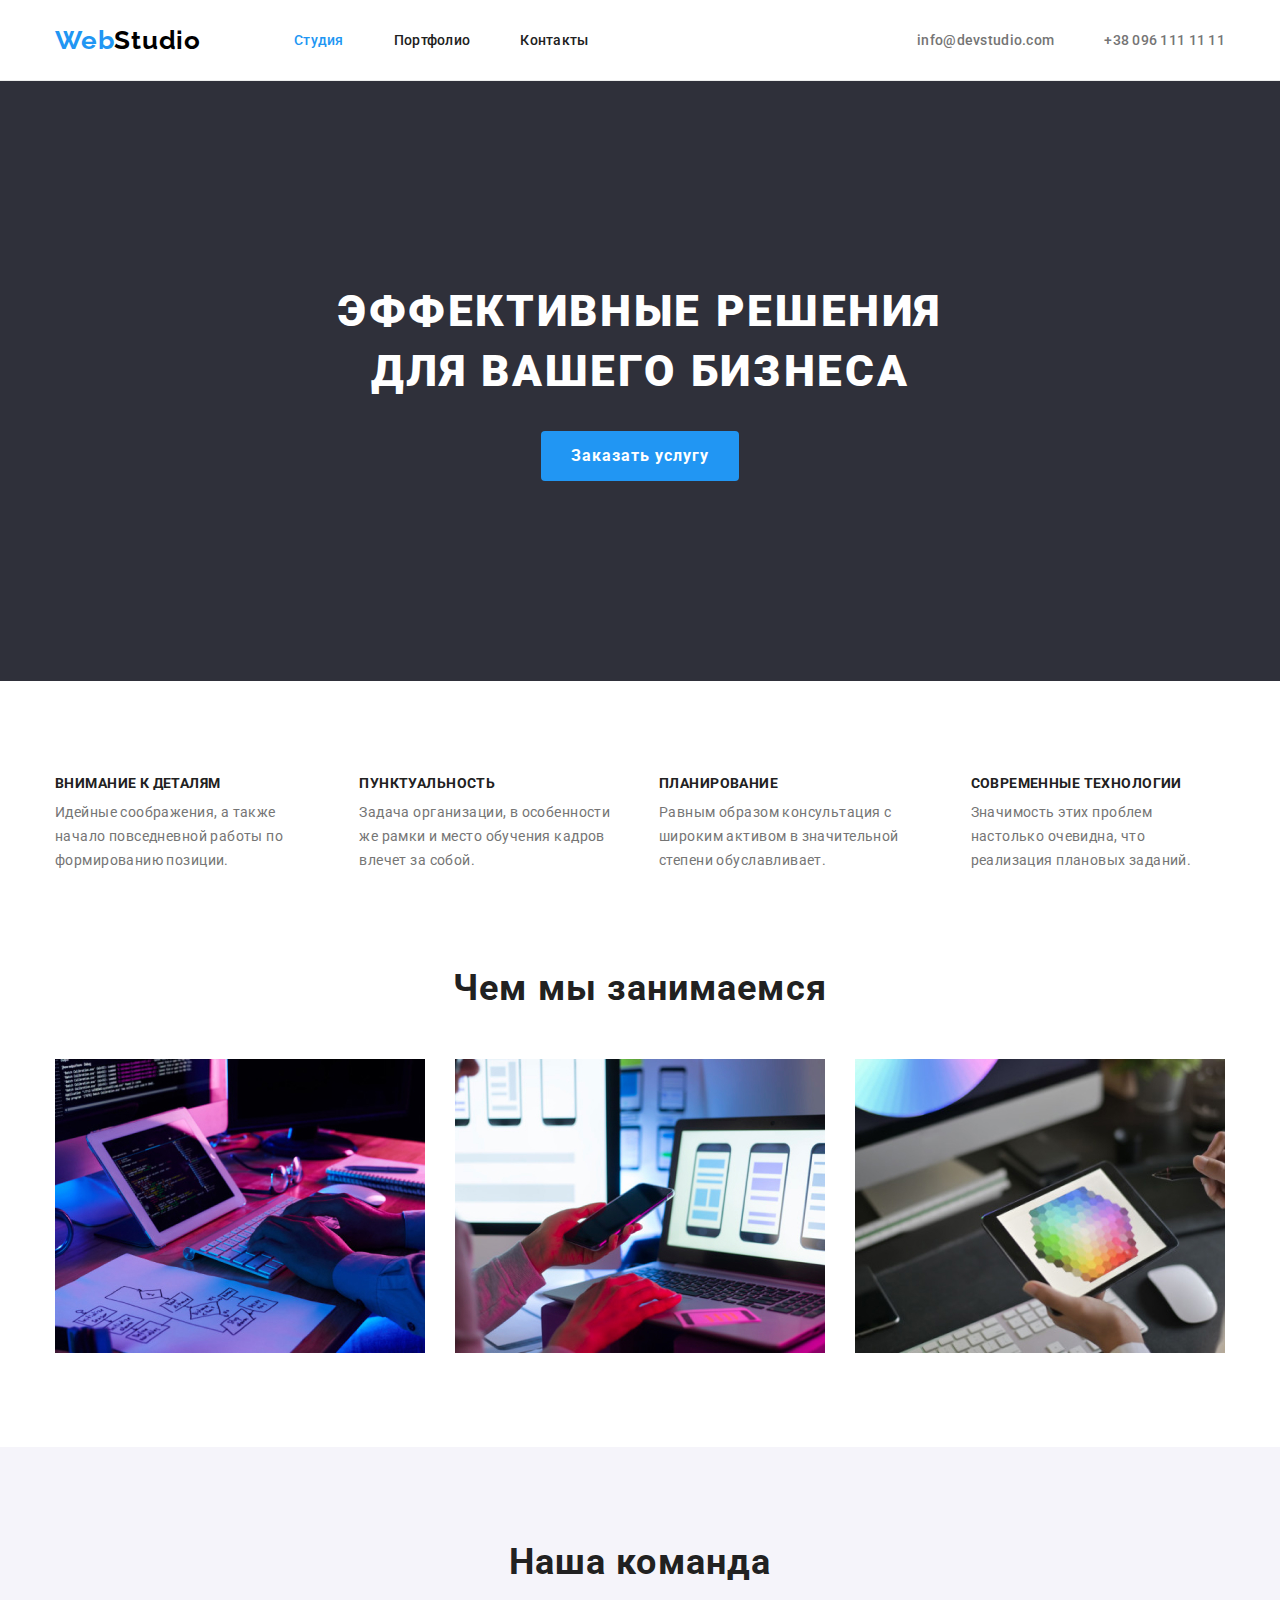
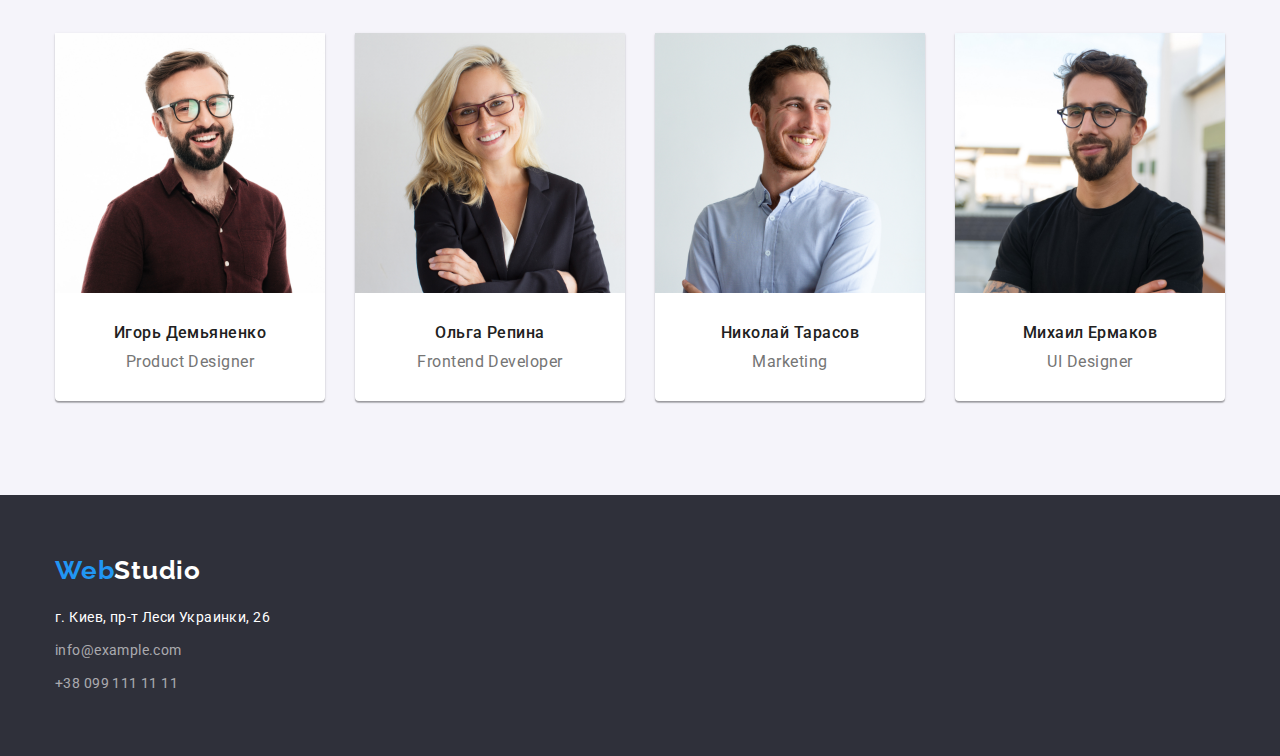
<file: index.html>
<!DOCTYPE html>
<html lang="ru">
  <head>
    <meta charset="UTF-8" />
    <meta name="viewport" content="width=device-width, initial-scale=1.0" />
    <title>Вэб Студия</title>
    <link
      rel="stylesheet"
      href="https://cdnjs.cloudflare.com/ajax/libs/modern-normalize/1.0.0/modern-normalize.css"
    />
    <link
      rel="stylesheet"
      href="https://fonts.googleapis.com/css2?family=Raleway:wght@700&family=Roboto:wght@400;500;700;900&display=swap"
    />
    <link rel="stylesheet" href="./css/styles.css" />
  </head>
  <body>
    <header class="header">
      <div class="conteiner">
        <nav class="nav">
          <a class="logo linc" href="./index.html"
            ><span class="logo-first-word">Web</span>Studio</a
          >
          <ul class="nav-list list">
            <li class="main-nav-list">
              <a class="nav-list-item linc active" href="./index.html"
                >Студия</a
              >
            </li>
            <li class="main-nav-list">
              <a class="nav-list-item linc" href="./portfolio.html"
                >Портфолио</a
              >
            </li>
            <li class="main-nav-list">
              <a class="nav-list-item linc" href="">Контакты</a>
            </li>
          </ul>
        </nav>
        <address class="address">
          <ul class="address-list list">
            <li class="main-address-list">
              <a class="address-list-item linc" href="mailto:info@devstudio.com"
                >info@devstudio.com</a
              >
            </li>
            <li class="main-address-list">
              <a class="address-list-item linc" href="tel:+380961111111"
                >+38 096 111 11 11</a
              >
            </li>
          </ul>
        </address>
      </div>
    </header>
    <main class="main">
      <!-- HERO -->
      <section class="hero-section">
        <div class="conteiner">
          <h1 class="hero-main-text">Эффективные решения для вашего бизнеса</h1>
          <button class="modal-btn" type="button">Заказать услугу</button>
        </div>
      </section>

      <!-- ADVANTAGES -->
      <section class="advantages-section">
        <div class="conteiner">
          <h2 hidden>Наши преимущества</h2>
          <ul class="advantages-list list">
            <li class="main-advantages-list">
              <h3 class="advantages-list-title">Внимание к деталям</h3>
              <p class="advantages-list-description">
                Идейные соображения, а также начало повседневной работы по
                формированию позиции.
              </p>
            </li>
            <li class="main-advantages-list">
              <h3 class="advantages-list-title">Пунктуальность</h3>
              <p class="advantages-list-description">
                Задача организации, в особенности же рамки и место обучения
                кадров влечет за собой.
              </p>
            </li>
            <li class="main-advantages-list">
              <h3 class="advantages-list-title">Планирование</h3>
              <p class="advantages-list-description">
                Равным образом консультация с широким активом в значительной
                степени обуславливает.
              </p>
            </li>
            <li class="main-advantages-list">
              <h3 class="advantages-list-title">Современные технологии</h3>
              <p class="advantages-list-description">
                Значимость этих проблем настолько очевидна, что реализация
                плановых заданий.
              </p>
            </li>
          </ul>
        </div>
      </section>

      <!-- WORKPLACE -->
      <section class="workplace-section">
        <div class="conteiner">
          <h2 class="section-title">Чем мы занимаемся</h2>
          <ul class="workplace-list list">
            <li class="workplace-list-item">
              <img
                class="workplace-list-image"
                src="./images/workplace/workplace-1.jpg"
                alt="работа за планшетом"
                width="370"
                height="294"
              />
            </li>
            <li class="workplace-list-item">
              <img
                class="workplace-list-image"
                src="./images/workplace/workplace-2.jpg"
                alt="работа за ноутбуком"
                width="370"
                height="294"
              />
            </li>
            <li class="workplace-list-item">
              <img
                class="workplace-list-image"
                src="./images/workplace/workplace-3.jpg"
                alt="работа с цветом на планшете"
                width="370"
                height="294"
              />
            </li>
          </ul>
        </div>
      </section>

      <!-- TEAM -->
      <section class="team-section">
        <div class="conteiner">
          <h2 class="section-title">Наша команда</h2>
          <ul class="team-list list">
            <li class="main-team-list">
              <img
                class="team-list-image"
                src="./images/team/team-member-1.jpg"
                alt="фото Игоря Демьяненко"
                width="270"
                height="260"
              />
              <h3 class="team-list-name">Игорь Демьяненко</h3>
              <p class="team-list-position" lang="en">Product Designer</p>
            </li>
            <li class="main-team-list">
              <img
                class="team-list-image"
                src="./images/team/team-member-2.jpg"
                alt="фото Ольги Репиной"
                width="270"
                height="260"
              />
              <h3 class="team-list-name">Ольга Репина</h3>
              <p class="team-list-position" lang="en">Frontend Developer</p>
            </li>
            <li class="main-team-list">
              <img
                class="team-list-image"
                src="./images/team/team-member-3.jpg"
                alt="фото Николая Тарасова"
                width="270"
                height="260"
              />
              <h3 class="team-list-name">Николай Тарасов</h3>
              <p class="team-list-position" lang="en">Marketing</p>
            </li>
            <li class="main-team-list">
              <img
                class="team-list-image"
                src="./images/team/team-member-4.jpg"
                alt="фото Михаила Ермакова"
                width="270"
                height="260"
              />
              <h3 class="team-list-name">Михаил Ермаков</h3>
              <p class="team-list-position" lang="en">UI Designer</p>
            </li>
          </ul>
        </div>
      </section>
    </main>
    <footer class="footer">
      <div class="conteiner">
        <div class="footer-left-side">
          <div class="footer-logo">
            <a class="logo linc" href="./index.html"
              ><span class="logo-first-word">Web</span>Studio</a
            >
          </div>
          <address class="address">
            <ul class="footer-address-list list">
              <li class="main-footer-address-list">
                <a
                  class="footer-address-list-item street linc"
                  href="https://goo.gl/maps/PFCDt1FKek4cC95z7"
                  target="_blank"
                  >г. Киев, пр-т Леси Украинки, 26</a
                >
              </li>
              <li class="main-footer-address-list">
                <a
                  class="footer-address-list-item linc"
                  href="mailto:info@example.com"
                  >info@example.com</a
                >
              </li>
              <li class="main-footer-address-list">
                <a
                  class="footer-address-list-item linc"
                  href="tel:+380991111111"
                  >+38 099 111 11 11</a
                >
              </li>
            </ul>
          </address>
        </div>
      </div>
    </footer>
  </body>
</html>
</file>
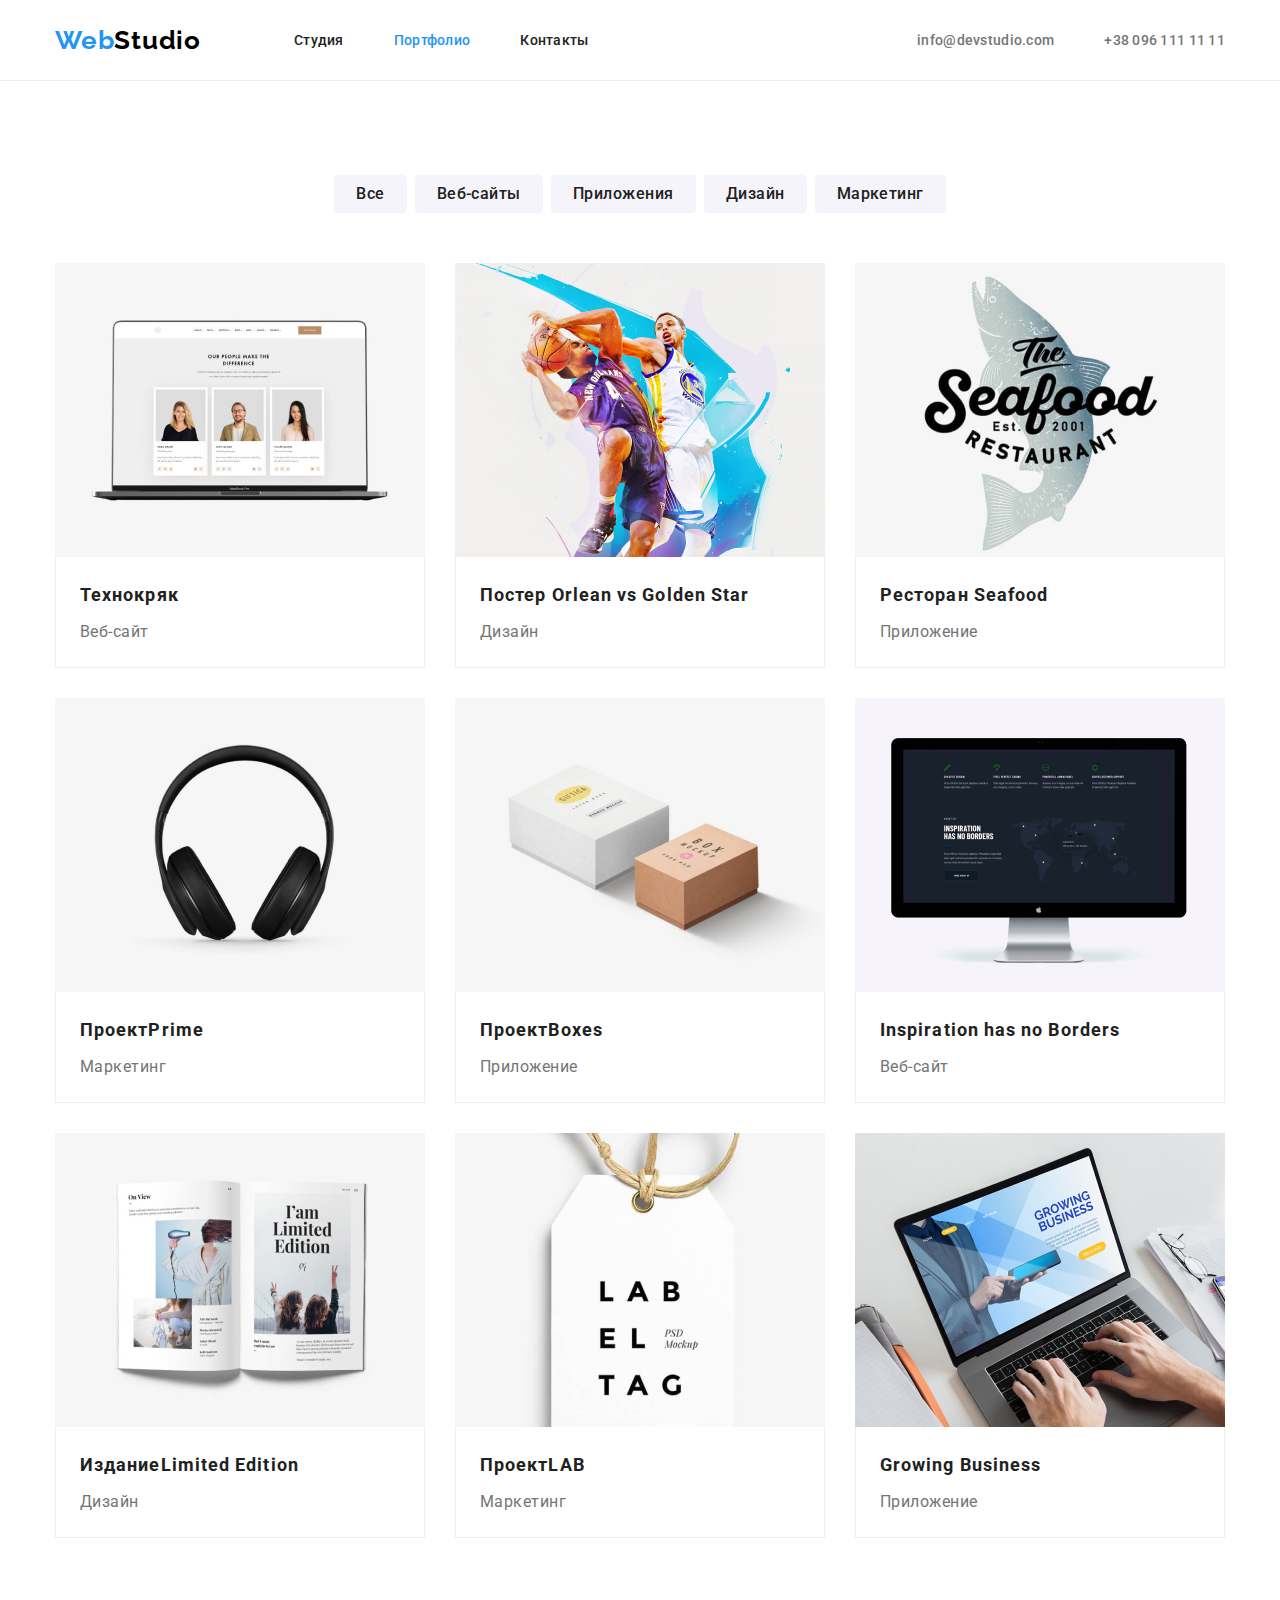
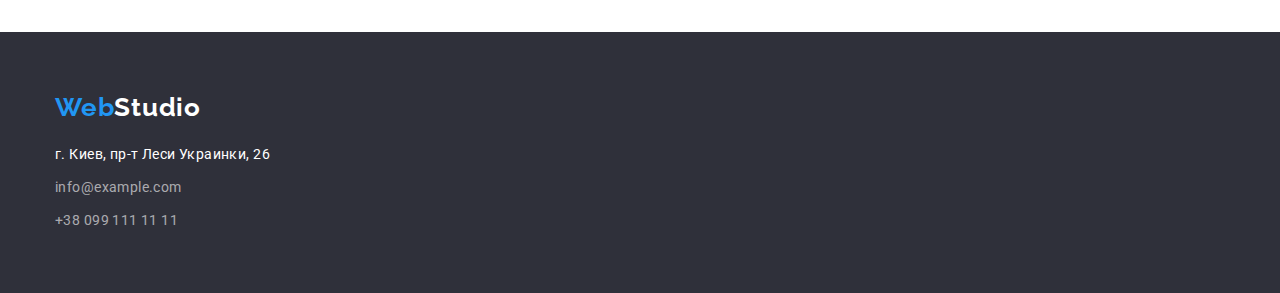
<file: portfolio.html>
<!DOCTYPE html>
<html lang="ru">
  <head>
    <meta charset="UTF-8" />
    <meta name="viewport" content="width=device-width, initial-scale=1.0" />
    <title>Портфолио</title>
    <link
      rel="stylesheet"
      href="https://cdnjs.cloudflare.com/ajax/libs/modern-normalize/1.0.0/modern-normalize.css"
    />
    <link
      rel="stylesheet"
      href="https://fonts.googleapis.com/css2?family=Raleway:wght@700&family=Roboto:wght@400;500;700;900&display=swap"
    />
    <link rel="stylesheet" href="./css/styles.css" />
  </head>

  <body>
    <header class="header">
      <div class="conteiner">
        <nav class="nav">
          <a class="logo linc" href="./index.html"
            ><span class="logo-first-word">Web</span>Studio</a
          >
          <ul class="nav-list list">
            <li class="main-nav-list">
              <a class="nav-list-item linc" href="./index.html">Студия</a>
            </li>
            <li class="main-nav-list">
              <a class="nav-list-item linc active" href="./portfolio.html"
                >Портфолио</a
              >
            </li>
            <li class="main-nav-list">
              <a class="nav-list-item linc" href="">Контакты</a>
            </li>
          </ul>
        </nav>
        <address class="address">
          <ul class="address-list list">
            <li class="main-address-list">
              <a class="address-list-item linc" href="mailto:info@devstudio.com"
                >info@devstudio.com</a
              >
            </li>
            <li class="main-address-list">
              <a class="address-list-item linc" href="tel:+380961111111"
                >+38 096 111 11 11</a
              >
            </li>
          </ul>
        </address>
      </div>
    </header>
    <main class="main-portfolio">
      <section class="portfolio-section">
        <div class="conteiner">
          <h1 hidden>Портфолио</h1>
          <ul class="btn-list list">
            <li class="filter-btn-list-item"><button class="filter-btn" type="button">Все</button></li>
            <li class="filter-btn-list-item"><button class="filter-btn" type="button">Веб-сайты</button></li>
            <li class="filter-btn-list-item"><button class="filter-btn" type="button">Приложения</button></li>
            <li class="filter-btn-list-item"><button class="filter-btn" type="button">Дизайн</button></li>
            <li class="filter-btn-list-item"><button class="filter-btn" type="button">Маркетинг</button></li>
          </ul>
          <ul class="portfolio-list list">
            <li class="main-portfolio-list">
              <a class="portfolio-list-item linc" href=""><img class="portfolio-list-image"
                  src="./images/portfolio/portfolio-1.jpg" alt="ноутбук с примером веб-сайта" width="370" height="294" />
                <div class="portfolio-text">
                  <h2 class="portfolio-list-title">Технокряк</h2>
                  <p class="portfolio-list-description">Веб-сайт</p>
                </div>
              </a>
            </li>
            <li class="main-portfolio-list">
              <a class="portfolio-list-item linc" href=""><img class="portfolio-list-image"
                  src="./images/portfolio/portfolio-2.jpg" alt="фото борьбы за мячь баскетболистов" width="370" height="294" />
                <div class="portfolio-text">
                  <h2 class="portfolio-list-title">
                    Постер <span lang="en">Orlean vs Golden Star</span>
                  </h2>
                  <p class="portfolio-list-description">Дизайн</p>
                </div>
              </a>
            </li>
            <li class="main-portfolio-list">
              <a class="portfolio-list-item linc" href=""><img class="portfolio-list-image"
                  src="./images/portfolio/portfolio-3.jpg" alt="логотип ресторана" width="370" height="294" />
                <div class="portfolio-text">
                  <h2 class="portfolio-list-title">
                    Ресторан <span lang="en">Seafood</span>
                  </h2>
                  <p class="portfolio-list-description">Приложение</p>
                </div>
              </a>
            </li>
            <li class="main-portfolio-list">
              <a class="portfolio-list-item linc" href=""><img class="portfolio-list-image"
                  src="./images/portfolio/portfolio-4.jpg" alt="фото полноразмерных наушников" width="370" height="294" />
                <div class="portfolio-text">
                  <h2 class="portfolio-list-title">
                    Проект<span lang="en">Prime</span>
                  </h2>
                  <p class="portfolio-list-description">Маркетинг</p>
                </div>
              </a>
            </li>
            <li class="main-portfolio-list">
              <a class="portfolio-list-item linc" href=""><img class="portfolio-list-image"
                  src="./images/portfolio/portfolio-5.jpg" alt="фото картонных коробков" width="370" height="294" />
                <div class="portfolio-text">
                  <h2 class="portfolio-list-title">
                    Проект<span lang="en">Boxes</span>
                  </h2>
                  <p class="portfolio-list-description">Приложение</p>
                </div>
              </a>
            </li>
            <li class="main-portfolio-list">
              <a class="portfolio-list-item linc" href=""><img class="portfolio-list-image"
                  src="./images/portfolio/portfolio-6.jpg" alt="пример веб-сайта на дисплее компьютера" width="370"
                  height="294" />
                <div class="portfolio-text">
                  <h2 class="portfolio-list-title" lang="en">
                    Inspiration has no Borders
                  </h2>
                  <p class="portfolio-list-description">Веб-сайт</p>
                </div>
              </a>
            </li>
            <li class="main-portfolio-list">
              <a class="portfolio-list-item linc" href=""><img class="portfolio-list-image"
                  src="./images/portfolio/portfolio-7.jpg" alt="дизайн книги" width="370" height="294" />
                <div class="portfolio-text">
                  <h2 class="portfolio-list-title">
                    Издание<span lang="en">Limited Edition</span>
                  </h2>
                  <p class="portfolio-list-description">Дизайн</p>
                </div>
              </a>
            </li>
            <li class="main-portfolio-list">
              <a class="portfolio-list-item linc" href=""><img class="portfolio-list-image"
                  src="./images/portfolio/portfolio-8.jpg" alt="дизайн таблички" width="370" height="294" />
                <div class="portfolio-text">
                  <h2 class="portfolio-list-title">
                    Проект<span lang="en">LAB</span>
                  </h2>
                  <p class="portfolio-list-description">Маркетинг</p>
                </div>
              </a>
            </li>
            <li class="main-portfolio-list">
              <a class="portfolio-list-item linc" href=""><img class="portfolio-list-image"
                  src="./images/portfolio/portfolio-9.jpg" alt="дизайн приложения запущенного на ноутбуке" width="370"
                  height="294" />
                <div class="portfolio-text">
                  <h2 class="portfolio-list-title" lang="en">Growing Business</h2>
                  <p class="portfolio-list-description">Приложение</p>
                </div>
              </a>
            </li>
          </ul>
          </section>
        </div>
    </main>
    <footer class="footer">
      <div class="conteiner">
        <div class="footer-left-side">
          <div class="footer-logo">
            <a class="logo linc" href="./index.html"
              ><span class="logo-first-word">Web</span>Studio</a
            >
          </div>
          <address class="address">
            <ul class="footer-address-list list">
              <li class="main-footer-address-list">
                <a
                  class="footer-address-list-item street linc"
                  href="https://goo.gl/maps/PFCDt1FKek4cC95z7"
                  target="_blank"
                  >г. Киев, пр-т Леси Украинки, 26</a
                >
              </li>
              <li class="main-footer-address-list">
                <a
                  class="footer-address-list-item linc"
                  href="mailto:info@example.com"
                  >info@example.com</a
                >
              </li>
              <li class="main-footer-address-list">
                <a
                  class="footer-address-list-item linc"
                  href="tel:+380991111111"
                  >+38 099 111 11 11</a
                >
              </li>
            </ul>
          </address>
        </div>
      </div>
    </footer>
  </body>
</html>
</file>
<file: css/styles.css>
:root {
  --main-white-color: #ffffff;
  --main-text-color: #212121;
  --accent-color: #2196f3;
  --logo-second-word-color: #000000;
  --description-text-color: #757575;
  --footer-address-color: rgba(255, 255, 255, 0.6);
  --filter-button-bg-color: #f5f4fa;
  --footer-bg-color: #2f303a;
  --header-border-color: #ececec;
  --portfolio-conteiner-border-color: #eeeeee;
}

*,
*::before,
*::after {
  margin: 0;
  padding: 0;
}

img {
  display: block;
  max-width: 100%;
  height: auto;
}

body {
  background-color: var(--main-white-color);
  color: var(--main-text-color);

  font-family: "Roboto", sans-serif;
  font-style: normal;
  font-weight: 500;
  font-size: 14px;
  line-height: 1.142;
  letter-spacing: 0.02em;
}

.list {
  list-style: none;
}

.linc {
  text-decoration: none;
}

.address {
  font-style: inherit;
}

.conteiner {
  width: 1200px;
  margin: 0 auto;
  padding: 0 15px;
}

/* ========== HEADER ========== */
.header {
  border-bottom: 1px solid var(--header-border-color);
}
.header .conteiner {
  display: flex;
  justify-content: space-between;
  align-items: center;
}

.nav {
  display: flex;
  align-items: center;
}

.logo {
  color: var(--logo-second-word-color);

  margin-right: 93px;

  font-family: "Raleway", sans-serif;
  font-weight: 700;
  font-size: 26px;
  line-height: 1.192;
  letter-spacing: 0.03em;
}

.logo-first-word {
  color: var(--accent-color);
}

.nav-list {
  display: flex;
  padding-top: 32px;
  padding-bottom: 32px;
}

.nav-list-item {
  padding-top: 32px;
  padding-bottom: 32px;

  color: var(--main-text-color);
}

.main-nav-list:not(:last-child) {
  margin-right: 50px;
}

.address-list {
  display: flex;
}

.main-address-list:not(:last-child) {
  margin-right: 50px;
}

.address-list-item {
  color: var(--description-text-color);
}

.nav-list-item:hover,
.nav-list-item:focus,
.address-list-item:hover,
.address-list-item:focus {
  color: var(--accent-color);
}

.active {
  color: var(--accent-color);
}
/* ========== END HEADER ========== */

/* ========== HERO ========== */
.hero-section {
  background-color: var(--footer-bg-color);
}

.hero-section .conteiner {
  text-align: center;
  padding-top: 200px;
  padding-bottom: 200px;
}

.hero-main-text {
  color: var(--main-white-color);

  padding-left: 250px;
  padding-right: 250px;
  margin-bottom: 30px;

  font-weight: 900;
  font-size: 44px;
  line-height: 1.364;
  letter-spacing: 0.06em;
  text-transform: uppercase;
}

.modal-btn {
  color: var(--main-white-color);
  background-color: var(--accent-color);

  padding: 10px 30px;
  border-radius: 4px;
  border-width: 0;

  font-weight: 700;
  font-size: 16px;
  line-height: 1.875;
  letter-spacing: 0.06em;
}
/* ========== END HERO ========== */

/* ========== ADVANTAGES ========== */
.advantages-section .conteiner {
  padding-top: 94px;
  padding-bottom: 94px;
}

.advantages-list {
  display: flex;
}

.main-advantages-list {
  width: calc((100%-90px) / 4);
}

.main-advantages-list:not(:last-child) {
  margin-right: 30px;
}

.advantages-list-title {
  margin-bottom: 10px;

  font-weight: 700;
  font-size: 14px;
  line-height: 1.142;
  letter-spacing: 0.03em;
  text-transform: uppercase;
}

.advantages-list-description {
  color: var(--description-text-color);

  font-weight: 400;
  font-size: 14px;
  line-height: 1.714;
  letter-spacing: 0.03em;
}
/* ========== END ADVANTAGES ========== */

/* ========== WORKPLACE ========== */
.workplace-section .conteiner {
  padding-bottom: 94px;
}

.section-title {
  margin-bottom: 50px;

  font-weight: 700;
  font-size: 36px;
  line-height: 42px;
  text-align: center;
  letter-spacing: 0.03em;
}

.workplace-list {
  display: flex;
}

.workplace-list-item {
  width: calc((100% - 60px) / 3);
}

.workplace-list-item:not(:last-child) {
  margin-right: 30px;
}

/* ========== END WORKPLACE ========== */

/* ========== TEAM ========== */
.team-section {
  background-color: var(--filter-button-bg-color);
}

.team-section .conteiner {
  padding-top: 94px;
  padding-bottom: 94px;
}

.team-list {
  display: flex;
}

.main-team-list {
  padding-bottom: 30px;
  width: calc((100% - 90px) / 4);

  background-color: var(--main-white-color);
  border-radius: 0px 0px 4px 4px;
  box-shadow: 0px 1px 3px rgba(0, 0, 0, 0.12), 0px 1px 1px rgba(0, 0, 0, 0.14),
    0px 2px 1px rgba(0, 0, 0, 0.2);

  text-align: center;
}

.main-team-list:not(:last-child) {
  margin-right: 30px;
}

.team-list-image {
  margin-bottom: 30px;
}

.team-list-name {
  margin-bottom: 10px;

  font-weight: 500;
  font-size: 16px;
  line-height: 1.188;
  letter-spacing: 0.03em;
}

.team-list-position {
  color: var(--description-text-color);

  font-weight: 400;
  font-size: 16px;
  line-height: 1.188;
  letter-spacing: 0.03em;
}
/* ========== END TEAM ========== */

/* ========== FOOTER ========== */
.footer {
  background-color: var(--footer-bg-color);
}

.footer .conteiner {
  padding-top: 60px;
  padding-bottom: 60px;
}

.footer .logo {
  margin-right: 0;
}
.footer-logo {
  margin-bottom: 20px;
}

.footer-logo .logo {
  color: var(--main-white-color);
}

.main-footer-address-list:not(:last-child) {
  margin-bottom: 9px;
}

.main-footer-address-list .street {
  color: var(--main-white-color);
}

.footer-address-list-item {
  color: var(--footer-address-color);

  font-weight: 400;
  font-size: 14px;
  line-height: 1.714;
  letter-spacing: 0.03em;
}

.footer-address-list-item:hover,
.footer-address-list-item:focus {
  color: var(--accent-color);
}
/* ========== END FOOTER ========== */

/* ========== PORTFOLIO ========== */
.portfolio-section .conteiner {
  padding-top: 94px;
  padding-bottom: 94px;
}

.btn-list {
  display: flex;
  justify-content: center;
  margin-bottom: 50px;
}

.portfolio-list {
  display: flex;
  flex-wrap: wrap;
}

.filter-btn {
  height: 38px;
  padding: 6px 22px;
  border-radius: 4px;
  border-width: 0;

  background-color: var(--filter-button-bg-color);
  color: var(--main-text-color);

  font-weight: 500;
  font-size: 16px;
  line-height: 1.625;
  letter-spacing: 0.03em;
}

.filter-btn-list-item:not(:last-child) {
  margin-right: 8px;
}

.filter-btn:hover,
.filter-btn:focus {
  background-color: var(--accent-color);
  color: var(--main-white-color);
}

.main-portfolio-list {
  width: calc((100% - 60px) / 3);
  margin-right: 30px;
  margin-bottom: 30px;
}

.main-portfolio-list:nth-child(3n) {
  margin-right: 0;
}

.main-portfolio-list:nth-last-child(-n + 3) {
  margin-bottom: 0;
}

.portfolio-list-item {
  display: block;
}

.portfolio-text {
  padding: 20px 24px;
  border-left: 1px solid var(--portfolio-conteiner-border-color);
  border-bottom: 1px solid var(--portfolio-conteiner-border-color);
  border-right: 1px solid var(--portfolio-conteiner-border-color);
}

.portfolio-list-title {
  margin-bottom: 4px;

  color: var(--main-text-color);

  font-weight: 700;
  font-size: 18px;
  line-height: 2;
  letter-spacing: 0.06em;
}

.portfolio-list-description {
  color: var(--description-text-color);

  font-weight: 400;
  font-size: 16px;
  line-height: 1.875;
  letter-spacing: 0.03em;
}
/* ========== END PORTFOLIO ========== */
</file>
